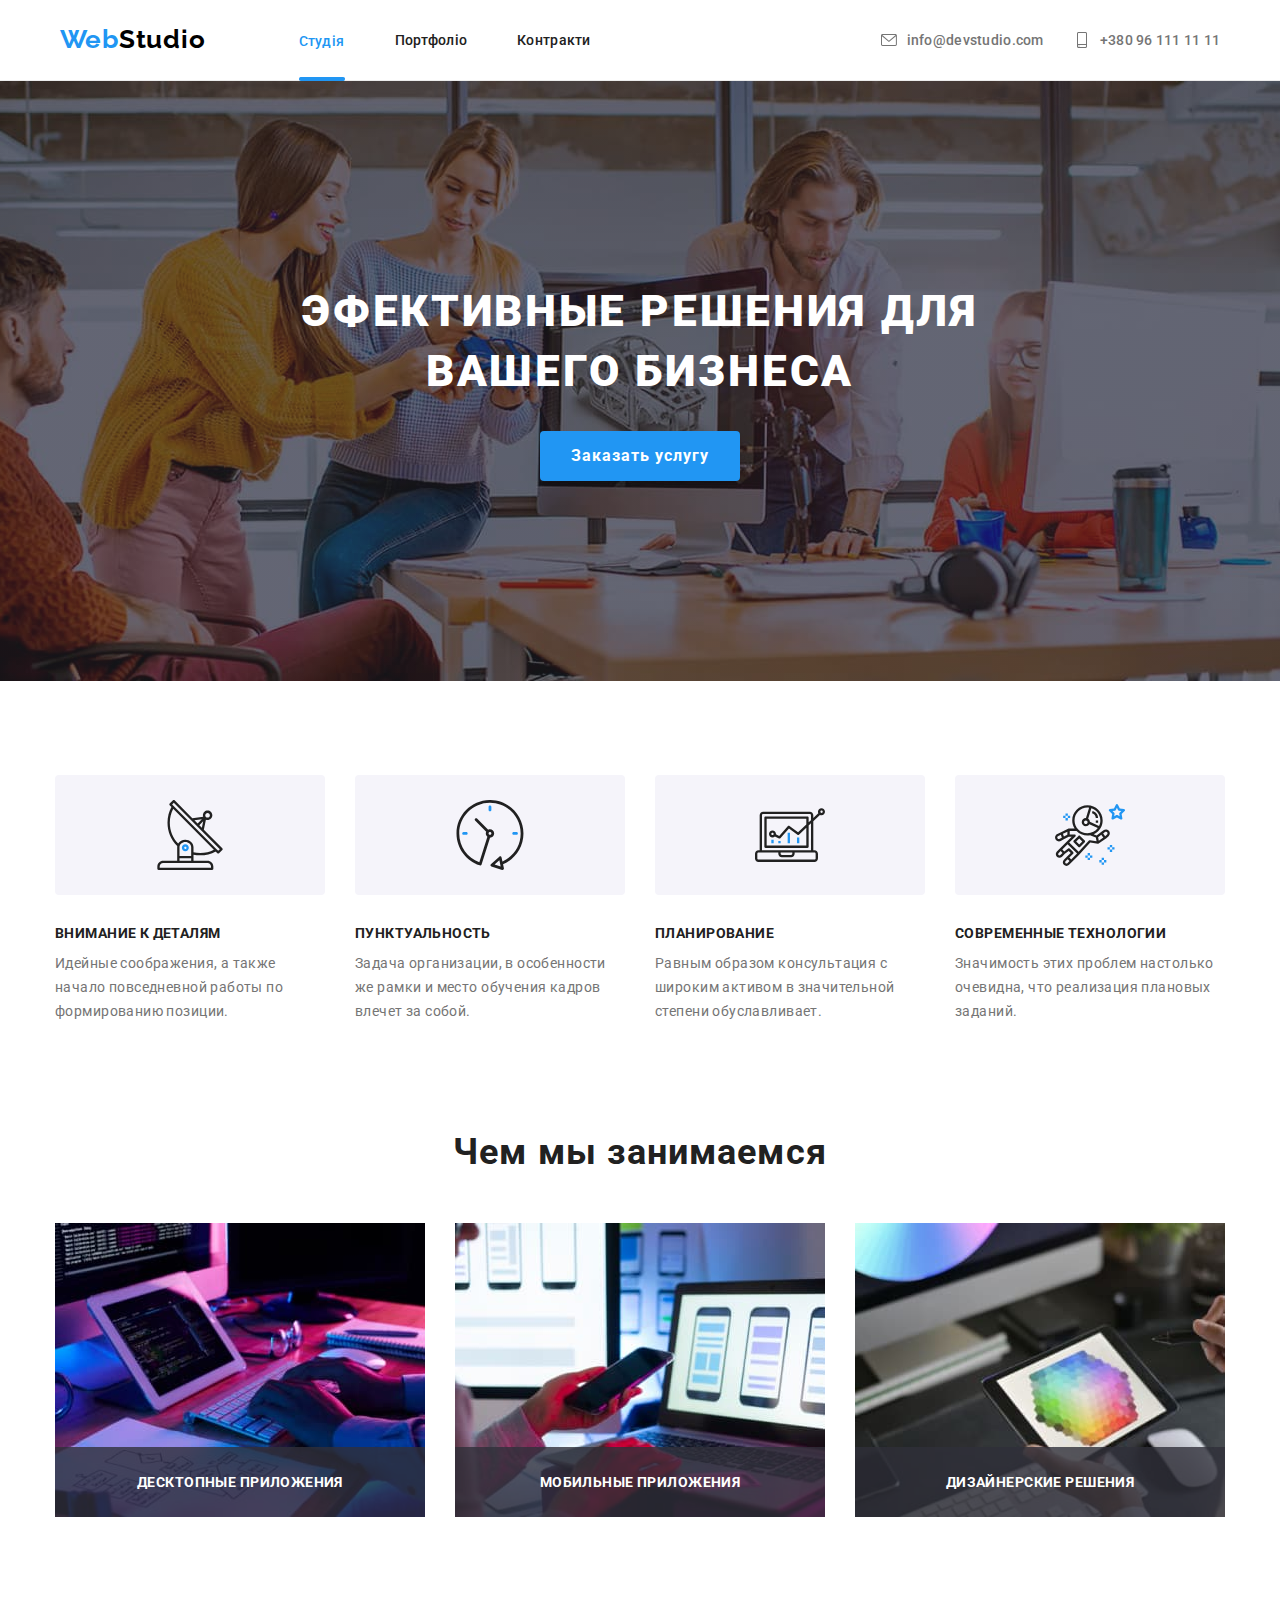
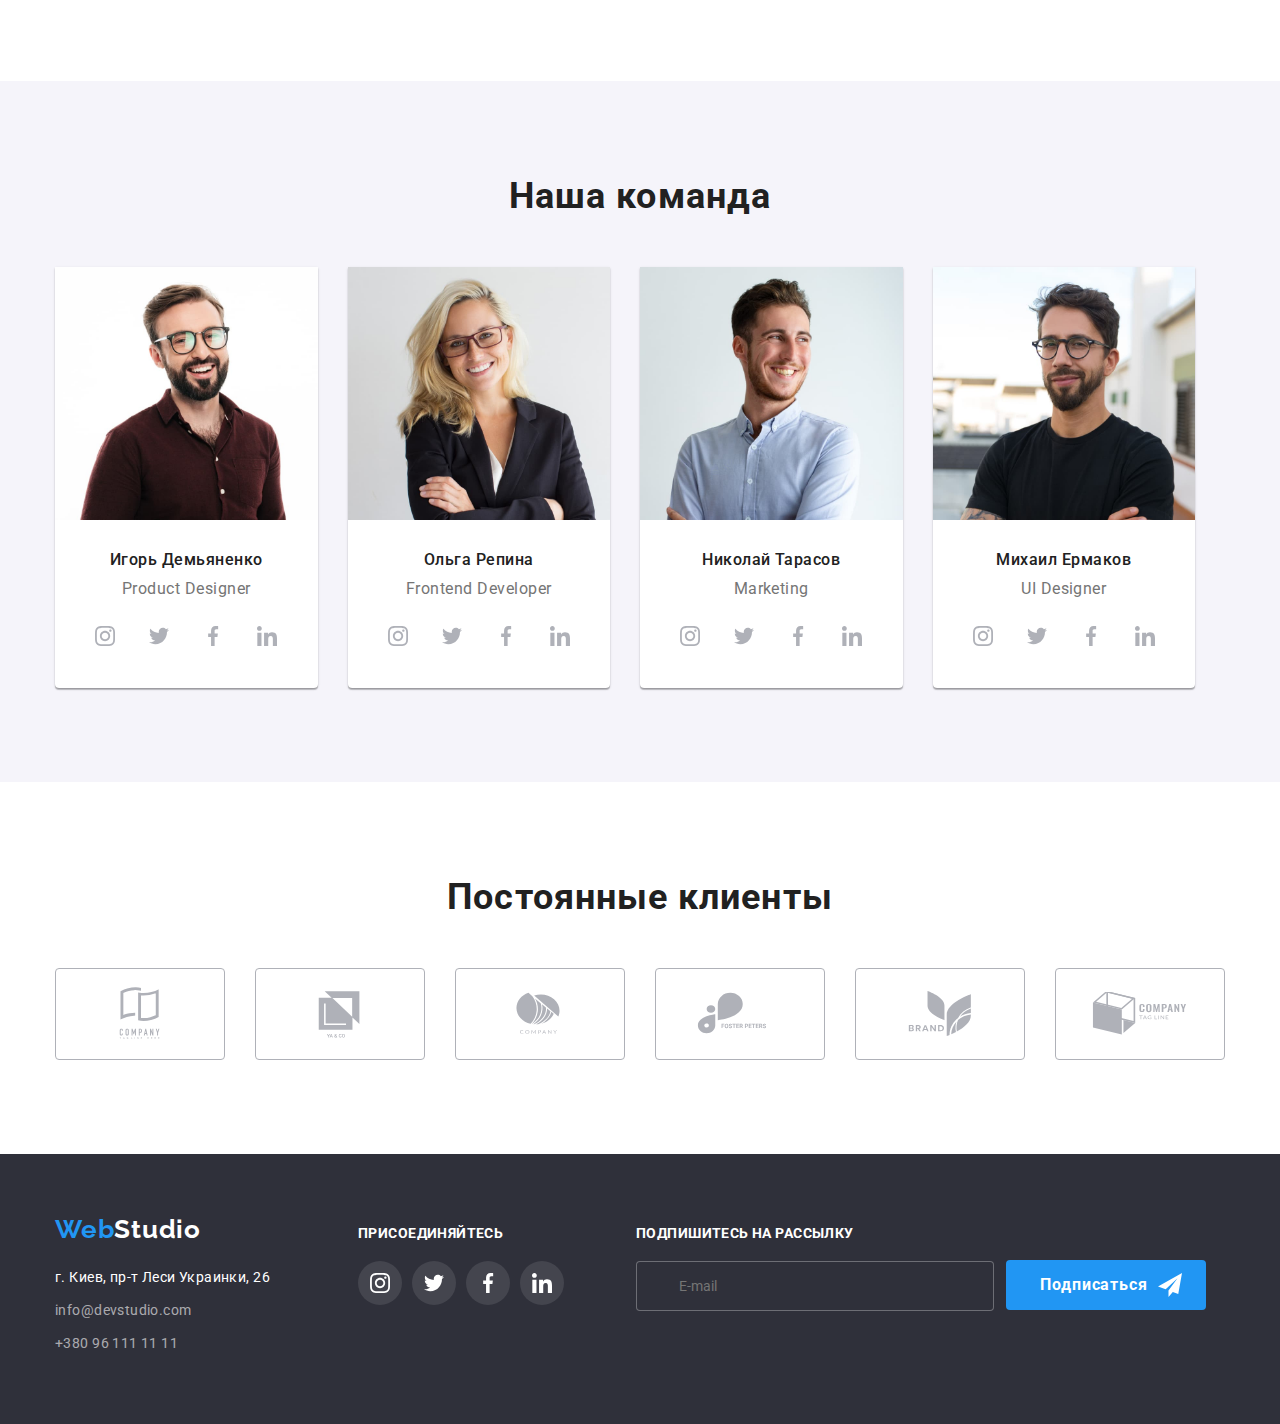
<file: index.html>
<!DOCTYPE html>
<html lang="ru">
  <head>
    <meta charset="UTF-8" />
    <meta http-equiv="X-UA-Compatible" content="IE=edge" />
    <meta name="viewport" content="width=device-width, initial-scale=1.0" />
    <link rel="preconnect" href="https://fonts.googleapis.com" />
    <link rel="preconnect" href="https://fonts.gstatic.com" crossorigin />
    <link
      href="https://fonts.googleapis.com/css2?family=Raleway:wght@700&family=Roboto:wght@400;500;700;900&display=swap"
      rel="stylesheet"
    />
    <link
      rel="stylesheet"
      href="https://cdnjs.cloudflare.com/ajax/libs/modern-normalize/1.1.0/modern-normalize.min.css"
    />
    <link rel="stylesheet" href="./css/main.min.css" />
    <meta name="viewport" content="width=device-width, initial-scale=1.0" />
    <title>WebStudio</title>
  </head>
  <body>
    <header class="header header--border">
      <div class="container header-element-center">
        <a href="#" class="border-red logo">
          <span class="logo--blue">Web</span>
          <span class="logo--black">Studio</span>
        </a>
        <button class="burger js-open-menu"
        aria-expanded="false"
        aria-controls="mobile-menu"
        >
          <svg
                  class="burger__icon"
                  width="40"
                  height="40"
                >
                  <use
                    href="./imeges/vector/symbol-defs.svg#icont-vectormenu_24px"
                  ></use>
          </svg>
        </button>
        <nav class="border-red nav">
          <ul class="nav__items">
            <li class="nav__item">
              <a href="./index.html" class="nav__link nav__link--active"
                >Студія</a
              >
            </li>
            <li class="nav__item">
              <a href="./portfolio.html" class="nav__link">Портфоліо</a>
            </li>
            <li class="nav__item">
              <a href="./stud.html" class="nav__link">Контракти</a>
            </li>
          </ul>
        </nav>
        <div class="border-red nav">
          <ul class="header__address">
            <li class="element-center address__item">
              <a
                href="mailto:info@devstudio.com"
                class="address__link element-center"
              >
                <svg
                  class="address__icon element-center"
                  width="16"
                  height="16"
                >
                  <use
                    href="./imeges/vector/symbol-defs.svg#icont-vectorenvelope"
                  ></use>
                </svg>
                info@devstudio.com</a
              >
            </li>
            <li class="element-center address__item">
              <a href="tel:+380961111111" class="address__link element-center">
                <svg
                  class="address__icon element-center"
                  width="16"
                  height="16"
                >
                  <use
                    href="./imeges/vector/symbol-defs.svg#icont-vectorsmartphone"
                  ></use>
                </svg>
                +380 96 111 11 11</a
              >
            </li>
          </ul>
        </div>
      </div>
      <div class="container__modal-menu js-menu-container" id="mobile-menu">
      <div class="modal-menu">
        <button class="modal-menu__close burger js-close-menu">
          <svg class="modal-menu__icon" width="19" height="19">
            <use
              href="./imeges/vector/symbol-defs.svg#icont-vectorclose_24px"
            ></use>
          </svg>
        </button>
        <ul class="modal-menu__nav">
          <li class="modal-menu__text">
            <a href="#" class="modal-menu__link">Студия</a>
          </li>
          <li class="modal-menu__text">
            <a href="#" class="modal-menu__link">Портфолио</a>
          </li>
          <li class="modal-menu__text">
            <a href="#" class="modal-menu__link">Контакты</a>
          </li>
        </ul>
        <ul class="modal-menu__address">
          <li class="modal-menu__address-phone">
            <a href="tel:+380961111111" class="modal-menu__address-phone-link"
              >+38 096 111 11 11</a
            >
          </li>
          <li class="modal-menu__address">
            <a
              href="mailto:info@devstudio.com"
              class="modal-menu__address-phone-link"
              >info@devstudio.com</a
            >
          </li>
        </ul>
        <ul class="modal-menu__socials">
          <li class="modal-menu__social">
            <a href="" class="modal-menu__social-link">Instagram</a>
          </li>
          <span>|</span>
          <li class="modal-menu__social">
            <a href="" class="modal-menu__social-link">Twitter</a>
          </li>
          <span>|</span>
          <li class="modal-menu__social">
            <a href="" class="modal-menu__social-link">Facebook</a>
          </li>
          <span>|</span>
          <li class="modal-menu__social">
            <a href="" class="modal-menu__social-link">LinkedIn</a>
          </li>
        </ul>
      </div>
    </div>
    <script src="./js/mobile-menu.js"></script>
    </header>
    <main class="main">
      <section class="section order">
        <div class="container">
          <h1 class="order__title border-red">
            ЭФЕКТИВНЫЕ РЕШЕНИЯ ДЛЯ ВАШЕГО БИЗНЕСА
          </h1>
          <button
            class="btn btn--black-border"
            type="button"
            data-modal-open=""
            value="Заказать услуги"
          >
            Заказать услугу
          </button>
        </div>
      </section>
      <section class="section">
        <div class="container">
          <h2 class="visually-hidden">Наши особенности</h2>
          <ul class="border-red element-center retreat-top benefits">
            <li class="benefits--right">
              <div class="border-red element-center benefits__card">
                <svg class="card__figure" width="70" height="70">
                  <use
                    class="card__image"
                    href="./imeges/vector/symbol-defs.svg#icont-vectorantenna"
                  ></use>
                </svg>
              </div>
              <h3 class="benefits-card__title">Внимание к деталям</h3>
              <p class="benefits-card__subtitle">
                Идейные соображения, а также начало повседневной работы по
                формированию позиции.
              </p>
            </li>
            <li class="benefits--right">
              <div class="border-red element-center benefits__card">
                <svg class="benefits-card__figure" width="70" height="70">
                  <use
                    class="benefits-card__image"
                    href="./imeges/vector/symbol-defs.svg#icont-vectorclock"
                  ></use>
                </svg>
              </div>
              <h3 class="benefits-card__title">Пунктуальность</h3>
              <p class="benefits-card__subtitle">
                Задача организации, в особенности же рамки и место обучения
                кадров влечет за собой.
              </p>
            </li>
            <li class="benefits--right">
              <div class="border-red element-center benefits__card">
                <svg class="benefits-card__figure" width="70" height="70">
                  <use
                    class="benefits-card__image"
                    href="./imeges/vector/symbol-defs.svg#icont-vectordiagram"
                  ></use>
                </svg>
              </div>
              <h3 class="benefits-card__title">Планирование</h3>
              <p class="benefits-card__subtitle">
                Равным образом консультация с широким активом в значительной
                степени обуславливает.
              </p>
            </li>
            <li class="benefits--right">
              <div class="border-red element-center benefits__card">
                <svg class="benefits-card__figure" width="70" height="70">
                  <use
                    class="benefits-card__image"
                    href="./imeges/vector/symbol-defs.svg#icont-vectorastronaut"
                  ></use>
                </svg>
              </div>
              <h3 class="benefits-card__title">Современные технологии</h3>
              <p class="benefits-card__subtitle">
                Значимость этих проблем настолько очевидна, что реализация
                плановых заданий.
              </p>
            </li>
          </ul>
        </div>
      </section>
      <section class="section retreat-top opportunities">
        <div class="container">
          <h2 class="opportunities title-next">Чем мы занимаемся</h2>
          <ul
            class="border-red element-center retreat-bottom opportunities-card"
          >
            <li class="opportunities-card__figure">
              <img
                class="opportunities-card__image no-gap"
                src="./imeges/box1.jpg"
                alt=""
                width="370"
                height="294"
              />
              <div class="opportunities-card__subtitle element-center">
                <span class="opportunities-card__subtitle--transparency">
                  Десктопные приложения
                </span>
              </div>
            </li>
            <li class="opportunities-card__figure">
              <img
                class="opportunities-card__image no-gap"
                src="./imeges/box2.jpg"
                alt=""
                width="370"
                height="294"
              />
              <div class="opportunities-card__subtitle element-center">
                <span class="opportunities-card__subtitle--transparency">
                  Мобильные приложения
                </span>
              </div>
            </li>
            <li class="opportunities-card__figure">
              <img
                class="opportunities-card__image no-gap"
                src="./imeges/box3.jpg"
                alt=""
                width="370"
                height="294"
              />
              <div class="opportunities-card__subtitle element-center">
                <span class="opportunities-card__subtitle--transparency">
                  Дизайнерские решения
                </span>
              </div>
            </li>
          </ul>
        </div>
      </section>
      <section class="section section--next-color retreat-top retreat-bottom">
        <div class="container">
          <div class="border-red">
            <h2 class="title-next border-red">Наша команда</h2>
            <ul class="border-red team-card container--grey">
              <li class="border-red team-card__card-figure">
                <img
                  class="team-card__card--image no-gap"
                  src="./imeges/img1.jpg"
                  alt=""
                  width="270"
                  height="260"
                />
                <h3 class="team-card__card-title element-center">
                  Игорь Демьяненко
                </h3>
                <p class="team-card__card-subtitle element-center">
                  Product Designer
                </p>
                <ul
                  class="border-red element-center team-card__social-networks"
                >
                  <li class="team-card__social--wight">
                    <a class="team-card__link" href="#">
                      <svg class="team-card__icon" width="20" height="20">
                        <use
                          class="team-card__vector"
                          href="./imeges/vector/symbol-defs.svg#icont-vectorinstagram"
                        ></use>
                      </svg>
                    </a>
                  </li>
                  <li class="team-card__social--wight">
                    <a class="team-card__link" href="#">
                      <svg class="team-card" width="20" height="20">
                        <use
                          class="team-card__vector"
                          href="./imeges/vector/symbol-defs.svg#icont-vectortwitter"
                        ></use>
                      </svg>
                    </a>
                  </li>
                  <li class="team-card__social--wight">
                    <a class="team-card__link" href="#">
                      <svg class="team-card" width="20" height="20">
                        <use
                          class="team-card__vector"
                          href="./imeges/vector/symbol-defs.svg#icont-vectorfacebook"
                        ></use>
                      </svg>
                    </a>
                  </li>
                  <li class="team-card__social--wight">
                    <a class="team-card__link" href="#">
                      <svg class="team-card" width="20" height="20">
                        <use
                          class="team-card__vector"
                          href="./imeges/vector/symbol-defs.svg#icont-vectorlinkedin"
                        ></use>
                      </svg>
                    </a>
                  </li>
                </ul>
              </li>
              <li class="border-red team-card__card-figure">
                <img
                  class="team-card__card--image no-gap"
                  src="./imeges/img2.jpg"
                  alt=""
                  width="270"
                  height="260"
                />
                <h3 class="team-card__card-title element-center">
                  Ольга Репина
                </h3>
                <p class="team-card__card-subtitle element-center">
                  Frontend Developer
                </p>
                <ul
                  class="border-red element-center team-card__social-networks"
                >
                  <li class="team-card__social--wight">
                    <a class="team-card__link" href="#">
                      <svg class="team-card__icon" width="20" height="20">
                        <use
                          class="team-card__vector"
                          href="./imeges/vector/symbol-defs.svg#icont-vectorinstagram"
                        ></use>
                      </svg>
                    </a>
                  </li>
                  <li class="team-card__social--wight">
                    <a class="team-card__link" href="#">
                      <svg class="team-card" width="20" height="20">
                        <use
                          class="team-card__vector"
                          href="./imeges/vector/symbol-defs.svg#icont-vectortwitter"
                        ></use>
                      </svg>
                    </a>
                  </li>
                  <li class="team-card__social--wight">
                    <a class="team-card__link" href="#">
                      <svg class="team-card" width="20" height="20">
                        <use
                          class="team-card__vector"
                          href="./imeges/vector/symbol-defs.svg#icont-vectorfacebook"
                        ></use>
                      </svg>
                    </a>
                  </li>
                  <li class="team-card__social--wight">
                    <a class="team-card__link" href="#">
                      <svg class="team-card" width="20" height="20">
                        <use
                          class="team-card__vector"
                          href="./imeges/vector/symbol-defs.svg#icont-vectorlinkedin"
                        ></use>
                      </svg>
                    </a>
                  </li>
                </ul>
              </li>
              <li class="border-red team-card__card-figure">
                <img
                  class="team-card__card--image no-gap"
                  src="./imeges/img3.jpg"
                  alt=""
                  width="270"
                  height="260"
                />
                <h3 class="team-card__card-title element-center">
                  Николай Тарасов
                </h3>
                <p class="team-card__card-subtitle element-center">Marketing</p>
                <ul
                  class="border-red element-center team-card__social-networks"
                >
                  <li class="team-card__social--wight">
                    <a class="team-card__link" href="#">
                      <svg class="team-card__icon" width="20" height="20">
                        <use
                          class="team-card__vector"
                          href="./imeges/vector/symbol-defs.svg#icont-vectorinstagram"
                        ></use>
                      </svg>
                    </a>
                  </li>
                  <li class="team-card__social--wight">
                    <a class="team-card__link" href="#">
                      <svg class="team-card" width="20" height="20">
                        <use
                          class="team-card__vector"
                          href="./imeges/vector/symbol-defs.svg#icont-vectortwitter"
                        ></use>
                      </svg>
                    </a>
                  </li>
                  <li class="team-card__social--wight">
                    <a class="team-card__link" href="#">
                      <svg class="team-card" width="20" height="20">
                        <use
                          class="team-card__vector"
                          href="./imeges/vector/symbol-defs.svg#icont-vectorfacebook"
                        ></use>
                      </svg>
                    </a>
                  </li>
                  <li class="team-card__social--wight">
                    <a class="team-card__link" href="#">
                      <svg class="team-card" width="20" height="20">
                        <use
                          class="team-card__vector"
                          href="./imeges/vector/symbol-defs.svg#icont-vectorlinkedin"
                        ></use>
                      </svg>
                    </a>
                  </li>
                </ul>
              </li>
              <li class="border-red team-card__card-figure">
                <img
                  class="team-card__card--image no-gap"
                  src="./imeges/img4.jpg"
                  alt=""
                  width="270"
                  height="260"
                />
                <h3 class="team-card__card-title element-center">
                  Михаил Ермаков
                </h3>
                <p class="team-card__card-subtitle element-center">
                  UI Designer
                </p>
                <ul
                  class="border-red element-center team-card__social-networks"
                >
                  <li class="team-card__social--wight">
                    <a class="team-card__link" href="#">
                      <svg class="team-card__icon" width="20" height="20">
                        <use
                          class="team-card__vector"
                          href="./imeges/vector/symbol-defs.svg#icont-vectorinstagram"
                        ></use>
                      </svg>
                    </a>
                  </li>
                  <li class="team-card__social--wight">
                    <a class="team-card__link" href="#">
                      <svg class="team-card" width="20" height="20">
                        <use
                          class="team-card__vector"
                          href="./imeges/vector/symbol-defs.svg#icont-vectortwitter"
                        ></use>
                      </svg>
                    </a>
                  </li>
                  <li class="team-card__social--wight">
                    <a class="team-card__link" href="#">
                      <svg class="team-card" width="20" height="20">
                        <use
                          class="team-card__vector"
                          href="./imeges/vector/symbol-defs.svg#icont-vectorfacebook"
                        ></use>
                      </svg>
                    </a>
                  </li>
                  <li class="team-card__social--wight">
                    <a class="team-card__link" href="#">
                      <svg class="team-card" width="20" height="20">
                        <use
                          class="team-card__vector"
                          href="./imeges/vector/symbol-defs.svg#icont-vectorlinkedin"
                        ></use>
                      </svg>
                    </a>
                  </li>
                </ul>
              </li>
            </ul>
          </div>
        </div>
      </section>

      <section class="section retreat-top retreat-bottom">
        <div class="container">
          <h2 class="title-next">Постоянные клиенты</h2>
          <ul class="border-red element-center customers">
            <li class="customers__item element-center">
              <a href="#" class="customers__link element-center">
                <svg class="customers__vector" width="106" height="60">
                  <use
                    class="customers__icon"
                    href="./imeges/vector/symbol-defs.svg#icont-vectorLogo"
                  ></use>
                </svg>
              </a>
            </li>
            <li class="customers__item element-center">
              <a href="#" class="customers__link element-center">
                <svg class="customers__vector" width="106" height="60">
                  <use
                    class="customers__icon"
                    href="./imeges/vector/symbol-defs.svg#icont-vectorLogo0"
                  ></use>
                </svg>
              </a>
            </li>
            <li class="customers__item element-center">
              <a href="#" class="customers__link element-center">
                <svg class="customers__vector" width="106" height="60">
                  <use
                    class="customers__icon"
                    href="./imeges/vector/symbol-defs.svg#icont-vectorLogo1"
                  ></use>
                </svg>
              </a>
            </li>
            <li class="customers__item element-center">
              <a href="#" class="customers__link element-center">
                <svg class="customers__vector" width="106" height="60">
                  <use
                    class="customers__icon"
                    href="./imeges/vector/symbol-defs.svg#icont-vectorLogo2"
                  ></use>
                </svg>
              </a>
            </li>
            <li class="customers__item element-center">
              <a href="#" class="customers__link element-center">
                <svg class="customers__vector" width="106" height="60">
                  <use
                    class="customers__icon"
                    href="./imeges/vector/symbol-defs.svg#icont-vectorLogo3"
                  ></use>
                </svg>
              </a>
            </li>
            <li class="customers__item element-center">
              <a href="#" class="customers__link element-center">
                <svg class="customers__vector" width="106" height="60">
                  <use
                    class="customers__icon"
                    href="./imeges/vector/symbol-defs.svg#icont-vectorLogo4"
                  ></use>
                </svg>
              </a>
            </li>
          </ul>
        </div>
      </section>
    </main>
    <footer class="footer">
      <div class="container">
        <ul class="border-red footer__items">
          <li class="footer__item">
            <a href="#" class="logo-footer">
              <span class="logo--blue">Web</span
              ><span class="logo--wight">Studio</span>
            </a>
            <address class="address__item">
              <ul>
                <li class="footer__address">
                  <a href="#" class="footer__address">
                    г. Киев, пр-т Леси Украинки, 26
                  </a>
                </li>
                <li class="address-retreat">
                  <a href="mailto:info@devstudio.com" class="address--grey"
                    >info@devstudio.com</a
                  >
                </li>
                <li class="address-retreat">
                  <a href="tel:+380961111111" class="address--grey"
                    >+380 96 111 11 11</a
                  >
                </li>
              </ul>
            </address>
          </li>
          <li class="footer__item">
            <span class="footer__title">присоединяйтесь</span>
            <ul class="footer__social border-red element-center">
              <li class="team-card__social--black-grey">
                <a href="#" class="team-card__link team-card__link--grey">
                  <svg class="team-card" width="20" height="20">
                    <use
                      class="team-card__vector"
                      href="./imeges/vector/symbol-defs.svg#icont-vectorinstagram"
                    ></use>
                  </svg>
                </a>
              </li>
              <li class="team-card__social--black-grey">
                <a href="#" class="team-card__link team-card__link--grey">
                  <svg class="team-card" width="20" height="20">
                    <use
                      class="team-card__vector"
                      href="./imeges/vector/symbol-defs.svg#icont-vectortwitter"
                    ></use>
                  </svg>
                </a>
              </li>
              <li class="team-card__social--black-grey">
                <a href="#" class="team-card__link team-card__link--grey">
                  <svg class="team-card" width="20" height="20">
                    <use
                      class="team-card__vector"
                      href="./imeges/vector/symbol-defs.svg#icont-vectorfacebook"
                    ></use>
                  </svg>
                </a>
              </li>
              <li class="team-card__social--black-grey">
                <a href="#" class="team-card__link team-card__link--grey">
                  <svg class="team-card" width="20" height="20">
                    <use
                      class="team-card__vector"
                      href="./imeges/vector/symbol-defs.svg#icont-vectorlinkedin"
                    ></use>
                  </svg>
                </a>
              </li>
            </ul>
          </li>
          <li class="footer__items">
            <form class="footer__form" action="@">
              <label class="footer__label">
                <span class="footer__title">ПОДПИШИТЕСЬ НА РАССЫЛКУ</span>
                <input
                  class="footer__input"
                  type="email"
                  name="email"
                  placeholder="E-mail"
                />
              </label>
              <button class="btn btn__footer" type="submit">
                <span class="btn__text">Подписаться</span>
                <svg class="btn__icon" width="24" height="24">
                  <use
                    href="./imeges/vector/symbol-defs.svg#icont-vectoricon-send"
                  ></use>
                </svg>
              </button>
            </form>
          </li>
        </ul>
      </div>
    </footer>
    <div class="backdrop is-hidden" data-modal>
      <div class="modal">
        <button
          class="btn modal__button--close element-center"
          type="button"
          data-modal-close
        >
          <svg class="modal__icon-close" width="18" height="18">
            <use
              href="./imeges/vector/symbol-defs.svg#icont-vectorclose-black-18dp-2-1"
            ></use>
          </svg>
        </button>
        <form class="modal__container">
          <p class="send-menu-title">
            Оставьте свои данные, мы вам передзвоним
          </p>
          <label class="send-menu">
            <span class="send-menu-text">Имя</span>
            <input
              class="send-menu-send"
              type="text"
              name="username"
              placeholder="Ірка"
            />
            <svg class="modal__icon" width="16" height="16">
              <use
                href="./imeges/vector/symbol-defs.svg#icont-vectorperson-black-18dp-1"
              ></use>
            </svg>
          </label>
          <label class="send-menu">
            <span class="send-menu-text">Телефон</span>
            <input
              class="send-menu-send"
              type="text"
              name="phoun"
              placeholder="+380777777777"
            />
            <svg class="modal__icon" width="18" height="18">
              <use
                href="./imeges/vector/symbol-defs.svg#icont-vectorphone-black-18dp-1"
              ></use>
            </svg>
          </label>
          <label class="send-menu">
            <span class="send-menu-text">Почта</span>
            <input
              class="send-menu-send"
              type="email"
              name="email"
              placeholder="***********@gmail.com"
            />
            <svg class="modal__icon" width="18" height="18">
              <use
                href="./imeges/vector/symbol-defs.svg#icont-vectoremail-black-18dp-1"
              ></use>
            </svg>
          </label>
          <label class="send-menu" for="id-comment">
            <span class="send-menu-text">Комментарий</span>
            <textarea
              class="send-menu-send__textarea"
              id="id-comment"
              name="comment"
              placeholder="Введите текст"
            ></textarea>
          </label>
          <label class="send-menu-check">
            <input
              class="send-menu-checkbox"
              type="checkbox"
              name="consent"
              value="consent"
            />
            <span class="checkbox"></span>
            Соглашаюсь с рассылкой и принимаю
            <a class="send-menu-checkbox-link" href="#">Условия договора</a>
          </label>
          <button class="modal__btn" type="submit">Отправить</button>
        </form>
      </div>
    </div>
    <script src="./js/modal.js"></script>
  </body>
</html>
</file>
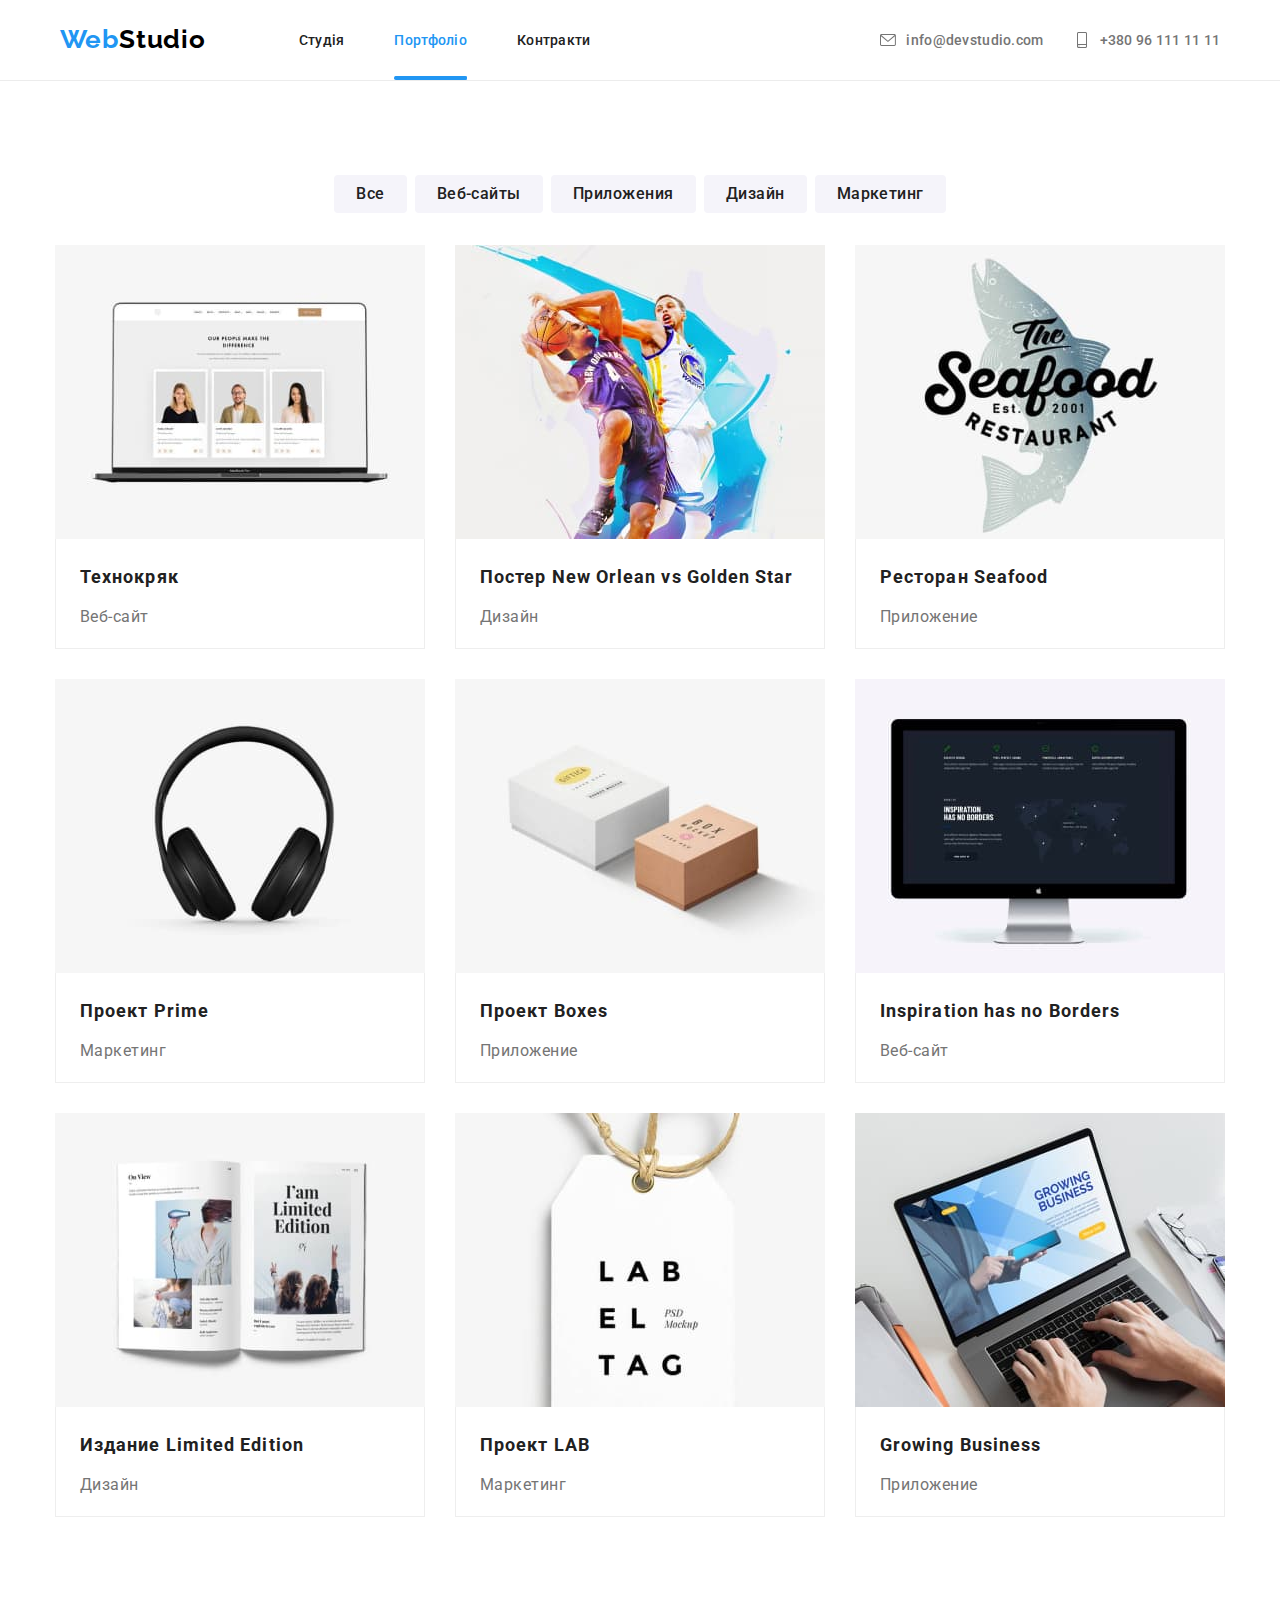
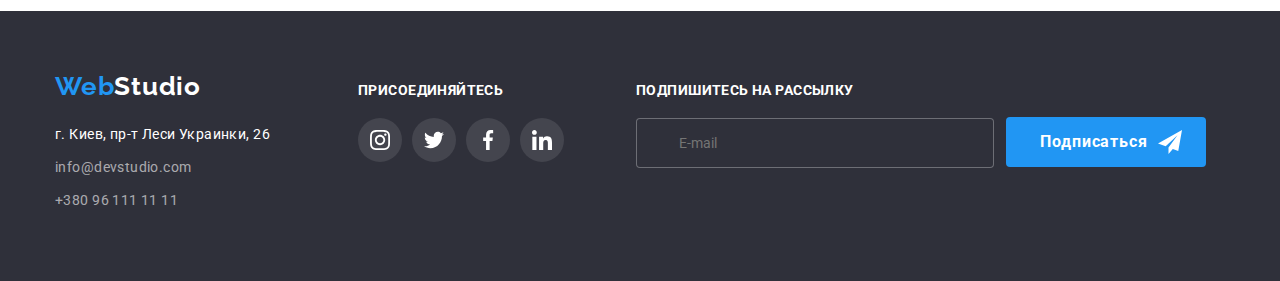
<file: portfolio.html>
<!DOCTYPE html>
<html lang="ru">
  <head>
    <meta charset="UTF-8" />
    <meta http-equiv="X-UA-Compatible" content="IE=edge" />
    <meta name="viewport" content="width=device-width, initial-scale=1.0" />
    <link rel="preconnect" href="https://fonts.googleapis.com" />
    <link rel="preconnect" href="https://fonts.gstatic.com" crossorigin />
    <link
      href="https://fonts.googleapis.com/css2?family=Raleway:wght@700&family=Roboto:wght@400;500;700;900&display=swap"
      rel="stylesheet"
    />
    <link
      rel="stylesheet"
      href="https://cdnjs.cloudflare.com/ajax/libs/modern-normalize/1.1.0/modern-normalize.min.css"
    />
    <link rel="stylesheet" href="./css/main.min.css" />
    <meta name="viewport" content="width=device-width, initial-scale=1.0" />
    <title>WebStudio</title>
  </head>
  <body>
    <header class="header header--border element-center">
      <div class="container element-center">
        <a href="#" class="border-red logo">
          <span class="logo--blue">Web</span>
          <span class="logo--black">Studio</span>
        </a>
        <nav class="border-red nav">
          <ul class="nav__items">
            <li class="nav__item">
              <a href="./index.html" class="nav__link">Студія</a>
            </li>
            <li class="nav__item">
              <a
                href="./portfolio.html"
                class="nav__link nav__link--active-next"
                >Портфоліо</a
              >
            </li>
            <li class="nav__item">
              <a href="./stud.html" class="nav__link">Контракти</a>
            </li>
          </ul>
        </nav>
        <div class="border-red nav">
          <ul class="header__address element-center">
            <li class="element-center address__item">
              <a
                href="mailto:info@devstudio.com"
                class="address__link element-center"
              >
                <svg class="address__icon" width="16" height="16">
                  <use
                    href="./imeges/vector/symbol-defs.svg#icont-vectorenvelope"
                  ></use>
                </svg>
                info@devstudio.com</a
              >
            </li>
            <li class="element-center address__item">
              <a href="tel:+380961111111" class="address__link element-center">
                <svg class="address__icon" width="16" height="16">
                  <use
                    href="./imeges/vector/symbol-defs.svg#icont-vectorsmartphone"
                  ></use>
                </svg>
                +380 96 111 11 11</a
              >
            </li>
          </ul>
        </div>
      </div>
    </header>
    <main class="main">
      <section class="section retreat-top retreat-bottom">
        <div class="container">
          <h1 class="visually-hidden">
            перечисление кнопок на сайте и ниже портфолио, готовые работы
          </h1>
          <ul class="porfolio-nav element-center">
            <li class="nav-btn-portfolio">
              <button class="btn-portfolio" type="button" value="Все">
                Все
              </button>
            </li>
            <li class="nav-btn-portfolio">
              <button class="btn-portfolio" type="button" value="Веб-сайты">
                Веб-сайты
              </button>
            </li>
            <li class="nav-btn-portfolio">
              <button class="btn-portfolio" type="button" value="Приложения">
                Приложения
              </button>
            </li>
            <li class="nav-btn-portfolio">
              <button class="btn-portfolio" type="button" value="Дизайн">
                Дизайн
              </button>
            </li>
            <li class="nav-btn-portfolio">
              <button class="btn-portfolio" type="button" value="Маркетинг">
                Маркетинг
              </button>
            </li>
          </ul>
          <ul class="portfolio-cards">
            <li class="portfolio-card">
              <a href="#" class="portfolio-card__img no-gap">
                <div class="box">
                  <div class="overlay">
                    <p>
                      Ресурс предлагает комплексные предложения с разным уровнем
                      функционала и сервисов. Все это позволит посетителю
                      получить исчерпывающие сведения о компании или частном
                      лице.
                    </p>
                  </div>
                  <img
                    class="card-image no-gap"
                    src="./imeges/imgp.jpg"
                    alt=""
                    width="370"
                    height="294"
                  />
                </div>
                <div class="item-list">
                  <h2>Технокряк</h2>
                  <p>Веб-сайт</p>
                </div>
              </a>
            </li>
            <li class="portfolio-card">
              <a href="#" class="portfolio-card__img">
                <div class="box">
                  <div class="overlay">
                    <p>
                      Ресурс предлагает комплексные предложения с разным уровнем
                      функционала и сервисов. Все это позволит посетителю
                      получить исчерпывающие сведения о компании или частном
                      лице.
                    </p>
                  </div>
                  <img
                    class="card-image no-gap"
                    src="./imeges/img1p.jpg"
                    alt=""
                    width="370"
                    height="294"
                  />
                </div>
                <div class="item-list">
                  <h2>Постер New Orlean vs Golden Star</h2>
                  <p>Дизайн</p>
                </div>
              </a>
            </li>
            <li class="portfolio-card">
              <a href="#" class="portfolio-card__img">
                <div class="box">
                  <div class="overlay">
                    <p>
                      Ресурс предлагает комплексные предложения с разным уровнем
                      функционала и сервисов. Все это позволит посетителю
                      получить исчерпывающие сведения о компании или частном
                      лице.
                    </p>
                  </div>
                  <img
                    class="card-image no-gap"
                    src="./imeges/seafood.jpg"
                    alt=""
                    width="370"
                    height="294"
                  />
                </div>
                <div class="item-list">
                  <h2>Ресторан Seafood</h2>
                  <p>Приложение</p>
                </div>
              </a>
            </li>
            <li class="portfolio-card">
              <a href="#" class="portfolio-card__img">
                <div class="box">
                  <div class="overlay">
                    <p>
                      Ресурс предлагает комплексные предложения с разным уровнем
                      функционала и сервисов. Все это позволит посетителю
                      получить исчерпывающие сведения о компании или частном
                      лице.
                    </p>
                  </div>
                  <img
                    class="card-image no-gap"
                    src="./imeges/img3p.jpg"
                    alt=""
                    width="370"
                    height="294"
                  />
                </div>
                <div class="item-list">
                  <h2>Проект Prime</h2>
                  <p>Маркетинг</p>
                </div>
              </a>
            </li>
            <li class="portfolio-card">
              <a href="#" class="portfolio-card__img">
                <div class="box">
                  <div class="overlay">
                    <p>
                      Ресурс предлагает комплексные предложения с разным уровнем
                      функционала и сервисов. Все это позволит посетителю
                      получить исчерпывающие сведения о компании или частном
                      лице.
                    </p>
                  </div>
                  <img
                    class="card-image no-gap"
                    src="./imeges/img4p.jpg"
                    alt=""
                    width="370"
                    height="294"
                  />
                </div>
                <div class="item-list">
                  <h2>Проект Boxes</h2>
                  <p>Приложение</p>
                </div>
              </a>
            </li>
            <li class="portfolio-card">
              <a href="#" class="portfolio-card__img">
                <div class="box">
                  <div class="overlay">
                    <p>
                      Ресурс предлагает комплексные предложения с разным уровнем
                      функционала и сервисов. Все это позволит посетителю
                      получить исчерпывающие сведения о компании или частном
                      лице.
                    </p>
                  </div>
                  <img
                    class="card-image no-gap"
                    src="./imeges/img5p.jpg"
                    alt=""
                    width="370"
                    height="294"
                  />
                </div>
                <div class="item-list">
                  <h2>Inspiration has no Borders</h2>
                  <p>Веб-сайт</p>
                </div>
              </a>
            </li>
            <li class="portfolio-card">
              <a href="#" class="portfolio-card__img">
                <div class="box">
                  <div class="overlay">
                    <p>
                      Ресурс предлагает комплексные предложения с разным уровнем
                      функционала и сервисов. Все это позволит посетителю
                      получить исчерпывающие сведения о компании или частном
                      лице.
                    </p>
                  </div>
                  <img
                    class="card-image no-gap"
                    src="./imeges/img6p.jpg"
                    alt=""
                    width="370"
                    height="294"
                  />
                </div>
                <div class="item-list">
                  <h2>Издание Limited Edition</h2>
                  <p>Дизайн</p>
                </div>
              </a>
            </li>
            <li class="portfolio-card">
              <a href="#" class="portfolio-card__img">
                <div class="box">
                  <div class="overlay">
                    <p>
                      Ресурс предлагает комплексные предложения с разным уровнем
                      функционала и сервисов. Все это позволит посетителю
                      получить исчерпывающие сведения о компании или частном
                      лице.
                    </p>
                  </div>
                  <img
                    class="card-image no-gap"
                    src="./imeges/img7p.jpg"
                    alt=""
                    width="370"
                    height="294"
                  />
                </div>
                <div class="item-list">
                  <h2>Проект LAB</h2>
                  <p>Маркетинг</p>
                </div>
              </a>
            </li>
            <li class="portfolio-card">
              <a href="#" class="portfolio-card__img">
                <div class="box">
                  <div class="overlay">
                    <p>
                      Ресурс предлагает комплексные предложения с разным уровнем
                      функционала и сервисов. Все это позволит посетителю
                      получить исчерпывающие сведения о компании или частном
                      лице.
                    </p>
                  </div>
                  <img
                    class="card-image no-gap"
                    src="./imeges/img8p.jpg"
                    alt=""
                    width="370"
                    height="294"
                  />
                </div>
                <div class="item-list">
                  <h2>Growing Business</h2>
                  <p>Приложение</p>
                </div>
              </a>
            </li>
          </ul>
        </div>
      </section>
    </main>
    <footer class="footer">
      <div class="container">
        <ul class="border-red footer__items">
          <li class="footer__item">
            <a href="#" class="logo-footer">
              <span class="logo--blue">Web</span
              ><span class="logo--wight">Studio</span>
            </a>
            <address class="address__item">
              <ul>
                <li class="footer__address">
                  <a href="#" class="footer__address">
                    г. Киев, пр-т Леси Украинки, 26
                  </a>
                </li>
                <li class="address-retreat">
                  <a href="mailto:info@devstudio.com" class="address--grey"
                    >info@devstudio.com</a
                  >
                </li>
                <li class="address-retreat">
                  <a href="tel:+380961111111" class="address--grey"
                    >+380 96 111 11 11</a
                  >
                </li>
              </ul>
            </address>
          </li>
          <li class="footer__item">
            <span class="footer__title">присоединяйтесь</span>
            <ul class="footer__social border-red element-center">
              <li class="team-card__social--black-grey">
                <a href="#" class="team-card__link team-card__link--grey">
                  <svg class="team-card" width="20" height="20">
                    <use
                      class="team-card__vector"
                      href="./imeges/vector/symbol-defs.svg#icont-vectorinstagram"
                    ></use>
                  </svg>
                </a>
              </li>
              <li class="team-card__social--black-grey">
                <a href="#" class="team-card__link team-card__link--grey">
                  <svg class="team-card" width="20" height="20">
                    <use
                      class="team-card__vector"
                      href="./imeges/vector/symbol-defs.svg#icont-vectortwitter"
                    ></use>
                  </svg>
                </a>
              </li>
              <li class="team-card__social--black-grey">
                <a href="#" class="team-card__link team-card__link--grey">
                  <svg class="team-card" width="20" height="20">
                    <use
                      class="team-card__vector"
                      href="./imeges/vector/symbol-defs.svg#icont-vectorfacebook"
                    ></use>
                  </svg>
                </a>
              </li>
              <li class="team-card__social--black-grey">
                <a href="#" class="team-card__link team-card__link--grey">
                  <svg class="team-card" width="20" height="20">
                    <use
                      class="team-card__vector"
                      href="./imeges/vector/symbol-defs.svg#icont-vectorlinkedin"
                    ></use>
                  </svg>
                </a>
              </li>
            </ul>
          </li>
          <li class="footer__items">
            <form class="footer__form" action="@">
              <label class="footer__label">
                <span class="footer__title">ПОДПИШИТЕСЬ НА РАССЫЛКУ</span>
                <input
                  class="footer__input"
                  type="email"
                  name="email"
                  placeholder="E-mail"
                />
              </label>
              <button class="btn btn__footer" type="submit">
                <span class="btn__text">Подписаться</span>
                <svg class="btn__icon" width="24" height="24">
                  <use
                    href="./imeges/vector/symbol-defs.svg#icont-vectoricon-send"
                  ></use>
                </svg>
              </button>
            </form>
          </li>
        </ul>
      </div>
    </footer>
  </body>
</html>
</file>
<file: css/main.min.css>
h1,h2,h3,h4,h5,h6,p{margin-top:0}ul{list-style:none;margin:0;padding:0}li{list-style-type:none}a{text-decoration:none}button{padding:0;border:none;font:inherit;color:inherit;background-color:rgba(0,0,0,0);cursor:pointer}:root{--main-fon-color: #2f303a;--btn-logo-fh-color: #2196f3;--btn-hover-color: #188CE8;--white-color: #ffffff;--text-color: #212121;--address-color: #757575;--logo-color: #000000;--main-next-fon-color: #f5f4fa;--icon-color: #afb1b8;--border-color: #ececec;--next-border-color: #eee;--tablet: calc(100% - 2 * 15px);--tablet: calc(100% / 2 - 2 * 15px);--desktop: calc(100% / 4 - 2 * 15px)}body{font-family:"Roboto",sans-serif;color:var(--address-color);background-color:var(--white-color);font-size:14px;letter-spacing:.03em}@media(max-width: 480px){.container{max-width:480px;margin-left:auto;margin-right:auto;padding-left:15px;padding-right:15px;justify-content:center}}@media(max-width: 768px){.container{max-width:768px;margin-left:auto;margin-right:auto;padding-left:15px;padding-right:15px;justify-content:center}}@media(min-width: 1200px){.container{max-width:1200px;margin-left:auto;margin-right:auto;padding-left:15px;padding-right:15px;justify-content:center}}.container__modal-menu{margin-left:auto;margin-right:auto;padding-left:40px;padding-right:40px;position:fixed;top:0;left:0;width:100vw;height:100vh;padding:32px;background-color:#3f51b5;z-index:999;transform:translateX(100%);transition:transform 250ms ease-in-out}@media(max-width: 480px){.header-element-center{display:flex;align-items:center}}@media(min-width: 481px){.header-element-center{display:flex;align-items:center;justify-content:center}}.element-center{display:flex;align-items:center;justify-content:center}.retreat-top{padding-top:94px;background-position:50% 50%}.retreat-bottom{padding-bottom:94px}.no-gap{display:block}.visually-hidden{position:absolute;width:1px;height:1px;margin:-1px;border:0;padding:0;white-space:nowrap;-webkit-clip-path:inset(100%);clip-path:inset(100%);clip:rect(0 0 0 0);overflow:hidden}.header--line{display:flex}.header--border{border-bottom:1px solid var(--border-color)}@media(max-width: 768px){.nav{visibility:hidden}}@media(min-width: 481px){.nav{display:flex;justify-content:center;align-items:center;margin-top:32px}.nav:last-child{margin-top:0}.nav__items{display:flex;justify-content:center}.nav__item{margin-right:50px;transition:250ms cubic-bezier(0.4, 0, 0.2, 1)}.nav__item:last-child{margin-right:0}.nav__item:focus{color:var(--btn-logo-fh-color)}.nav__link{font-family:"Roboto";font-style:normal;font-weight:500;font-size:14px;line-height:16px;letter-spacing:.02em;color:var(--text-color);cursor:pointer;transition:250ms cubic-bezier(0.4, 0, 0.2, 1)}.nav__link:focus,.nav__link:hover{color:var(--btn-logo-fh-color)}.nav__link--active{color:var(--btn-logo-fh-color);position:relative;top:1px}.nav__link--active::after{content:"";width:46px;height:4px;background-size:contain}.nav__link--active::after{margin-top:28px;background-image:url(../imeges/line.png);display:block}.nav__link--active-next{color:var(--btn-logo-fh-color)}.nav__link--active-next::after{content:"";height:4px;background-size:contain}.nav__link--active-next::after{margin-top:28px;background-image:url(../imeges/line-next.png);display:block}}@media(min-width: 768px){.header__address{margin-left:84px;display:block;justify-content:center;align-items:center}}@media(min-width: 1200px){.header__address{margin-left:290px;display:flex;justify-content:center;align-items:center}}.address__item{margin-right:30px;display:block}.address__item:last-child{margin-right:0}.address__link{color:var(--address-color);fill:var(--address-color);font-weight:500;font-style:normal;letter-spacing:.02em;display:flex;align-items:center;transition:250ms cubic-bezier(0.4, 0, 0.2, 1)}.address__link:hover{color:var(--btn-logo-fh-color);fill:var(--btn-logo-fh-color);transition-duration:250ms}.address__link{color:var(--address-color);fill:var(--address-color);font-weight:500;font-style:normal;letter-spacing:.02em;display:flex;align-items:center;transition:250ms cubic-bezier(0.4, 0, 0.2, 1)}.address__link:hover{color:var(--btn-logo-fh-color);fill:var(--btn-logo-fh-color);transition-duration:250ms}.address__icon{margin-right:10px}@media(max-width: 1200px)and (min-width: 480px){.address{margin-top:21px;margin-right:0}.address__item{margin-bottom:10px}.address__item:last-child{margin-bottom:0;margin-right:48px}}@media(max-width: 768px){.burger{fill:var(--text-color);position:absolute;top:22px;right:23px}}@media(min-width: 768px){.burger{display:none}}.logo{font-family:"Raleway";font-style:normal;font-weight:700;font-size:26px;line-height:31px;letter-spacing:.03em;margin-right:93px;padding-top:24px;padding-bottom:25px;display:flex;justify-content:center}@media(min-width: 767px)and (max-width: 1200px){.logo{margin-right:88px}}@media(max-width: 480px){.logo{padding-top:16px;padding-bottom:16px;margin-left:15px}}@media(max-width: 768px){.logo{padding-top:26px;padding-bottom:26px;margin-right:0}}@media(max-width: 1200px){.logo{padding-top:24px;padding-bottom:25px}}.logo--blue{color:var(--btn-logo-fh-color)}.logo--black{color:var(--logo-color)}.logo-footer{font-family:"Raleway";font-style:normal;font-weight:700;font-size:26px;line-height:31px;letter-spacing:.03em}.logo--wight{color:var(--white-color)}.btn{width:200px;height:50px;background:var(--btn-logo-fh-color);border-radius:4px;margin:0 auto;display:block;font-family:"Roboto";font-style:normal;font-weight:700;font-size:16px;line-height:30px;display:flex;align-items:center;text-align:center;justify-content:center;letter-spacing:.06em;color:var(--white-color);cursor:pointer;border:none;transition:250ms cubic-bezier(0.4, 0, 0.2, 1)}.btn:hover{background-color:var(--btn-hover-color)}.btn--black-border{box-shadow:0px 4px 4px rgba(0,0,0,.15);margin:0 auto}.order{background-image:linear-gradient(to right, rgba(47, 48, 58, 0.4), rgba(47, 48, 58, 0.4)),url(../imeges/Imgfon.jpg),url(../imeges/ImgOverlay.jpg);background-size:cover;margin:0 auto;background-position:50% 50%}@media(min-device-pixel-ratio: 2),(-webkit-min-device-pixel-ratio: 2),(min-resolution: 192dpi),(min-resolution: 2dppx){.order{background-image:linear-gradient(to right, rgba(47, 48, 58, 0.4), rgba(47, 48, 58, 0.4)),url(../imeges/x2/Imgfonx2.jpg),url(../imeges/ImgOverlay.jpg);background-size:cover}}.order__title{width:696px;font-family:"Roboto";font-style:normal;font-weight:900;font-size:44px;line-height:60px;text-align:center;letter-spacing:.06em;text-transform:uppercase;color:var(--white-color);margin:0 auto 30px auto;display:block}@media(max-width: 480px){.order{max-width:480px;max-height:400px;padding-top:118px;padding-bottom:118px}}@media(max-width: 768px){.order{max-width:768px;max-height:400px;padding-top:118px;padding-bottom:118px}}@media(min-width: 1100px){.order{max-width:1600px;max-height:600px;padding-top:200px;padding-bottom:200px}}.benefits{display:flex;flex-wrap:wrap;gap:30px}.benefits__card{width:270px;height:120px;background-color:var(--main-next-fon-color);border-radius:4px}.benefits--right{flex-basis:calc((100% - 90px)/4)}.benefits-card__title{font-family:"Roboto";font-style:normal;font-weight:700;font-size:14px;line-height:16px;letter-spacing:.03em;text-transform:uppercase;color:var(--text-color);margin-top:30px;margin-bottom:10px}.benefits-card__subtitle{font-family:"Roboto";font-style:normal;font-weight:400;font-size:14px;line-height:24px;letter-spacing:.03em;color:#757575}.card__title{font-family:"Roboto";font-style:normal;font-weight:700;font-size:14px;line-height:16px;letter-spacing:.03em;text-transform:uppercase;color:var(--text-color);margin-top:30px}.card__subtitle{width:270px;height:75px;font-family:"Roboto";font-style:normal;font-weight:400;font-size:14px;line-height:24px;letter-spacing:.03em;color:#757575}.title-next{font-family:"Roboto";font-style:normal;font-weight:700;font-size:36px;line-height:42px;text-align:center;letter-spacing:.03em;color:var(--text-color);margin-bottom:50px}.opportunities-card{flex-wrap:wrap;gap:30px}.opportunities-card__figure{flex-basis:calc((100% - 60px)/3)}.opportunities-card__image{position:relative;max-width:100%;height:auto}.opportunities-card__subtitle{width:370px;height:70px;background:rgba(47,48,58,.8);margin:0 auto;position:relative;bottom:70px}.opportunities-card__subtitle--transparency{font-family:"Roboto";font-style:normal;font-weight:700;font-size:14px;line-height:16px;text-align:center;letter-spacing:.03em;text-transform:uppercase;color:var(--white-color)}.section--next-color{background-color:var(--main-next-fon-color)}.team-card{display:flex;flex-wrap:wrap;gap:30px}.team-card__card-figure{background:var(--white-color);box-shadow:0px 1px 3px rgba(0,0,0,.12),0px 1px 1px rgba(0,0,0,.14),0px 2px 1px rgba(0,0,0,.2);border-radius:0px 0px 4px 4px;flex-basis:calc((100% - 120px)/4)}.team-card__card--image{display:block;max-width:100%;height:auto;margin-bottom:30px}.team-card__card-title{font-family:"Roboto";font-style:normal;font-weight:500;font-size:16px;line-height:19px;text-align:center;letter-spacing:.03em;color:var(--text-color);margin-bottom:10px}.team-card__card-subtitle{font-family:"Roboto";font-style:normal;font-weight:400;font-size:16px;line-height:19px;text-align:center;letter-spacing:.03em;color:var(--address-color);margin-bottom:16px}.team-card__social-networks{list-style:none;margin-bottom:30px}.team-card__social--wight{margin-right:10px}.team-card__social--wight:last-child{margin-right:0}.team-card__link{width:44px;height:44px;padding:12px;border-radius:50%;background-color:var(--white-color);color:var(--icon-color);fill:var(--icon-color);display:flex;transition:250ms cubic-bezier(0.4, 0, 0.2, 1)}.team-card__link:hover{fill:var(--white-color);background-color:var(--btn-logo-fh-color)}.customers{display:flex;flex-wrap:wrap;gap:30px}.customers__item{flex-basis:calc((100% - 150px)/6)}.customers__link{fill:var(--icon-color);width:170px;height:92px;border:1px solid var(--icon-color);border-radius:4px;margin-right:30px;cursor:pointer;transition:250ms cubic-bezier(0.4, 0, 0.2, 1)}.customers__link:hover{border:1px solid var(--btn-logo-fh-color);fill:var(--btn-logo-fh-color)}.customers__link:last-child{margin-right:0}.porfolio-nav{margin-bottom:32px}.nav-btn-portfolio{background:var(--main-next-fon-color);border-radius:4px;margin-right:8px;transition:250ms cubic-bezier(0.4, 0, 0.2, 1)}.nav-btn-portfolio:last-child{margin-right:0}.nav-btn-portfolio:hover,.nav-btn-portfolio:focus{background-color:var(--btn-logo-fh-color);box-shadow:0px 3px 1px rgba(0,0,0,.1),0px 1px 2px rgba(0,0,0,.08),0px 2px 2px rgba(0,0,0,.12);border-radius:4px}.btn-portfolio{font-family:"Roboto";font-style:normal;font-weight:500;font-size:16px;line-height:26px;text-align:center;letter-spacing:.03em;color:var(--text-color);padding:6px 22px;border:none;border-radius:4px;transition:250ms cubic-bezier(0.4, 0, 0.2, 1)}.btn-portfolio:focus,.btn-portfolio:hover{color:var(--white-color);background:var(--btn-logo-fh-color);border:none}.portfolio-cards{gap:30px;display:flex;justify-content:space-between;flex-wrap:wrap;padding:0;list-style:none}.portfolio-card{width:370px;height:404px;background:var(--white-color);flex-basis:calc((100% - 60px)/3)}.portfolio-card__img{display:block;text-decoration:none;height:404px;width:370px;transition:250ms cubic-bezier(0.4, 0, 0.2, 1)}.portfolio-card__img:hover{box-shadow:0px 1px 1px rgba(0,0,0,.12),0px 4px 4px rgba(0,0,0,.06),1px 4px 6px rgba(0,0,0,.16)}.box{position:relative;overflow:hidden;transition:250ms cubic-bezier(0.4, 0, 0.2, 1)}.box:hover .overlay{transform:translatex(0)}.overlay{position:absolute;width:100%;height:100%;background-color:rgba(33,150,243,.9);transition:250ms cubic-bezier(0.4, 0, 0.2, 1);transform:translateY(100%);transition:transform 250ms ease}.overlay>p{position:absolute;width:322px;height:168px;margin-top:63px;margin-right:24px;margin-bottom:63px;margin-left:24px;font-size:18px;font-family:"Roboto";font-style:normal;font-weight:400;font-size:18px;line-height:28px;letter-spacing:.03em;color:var(--white-color)}.card-image{display:block;max-width:100%;height:auto}.item-list{max-width:370px;max-height:110px;border-bottom:1px solid var(--next-border-color);border-left:1px solid var(--next-border-color);border-right:1px solid var(--next-border-color)}.item-list>h2{font-style:normal;font-weight:700;font-size:18px;line-height:2;letter-spacing:.06em;color:var(--text-color);padding:20px 24px 7px 24px;margin:auto}.item-list>p{font-family:"Roboto";font-style:normal;font-weight:400;font-size:16px;line-height:1.875;letter-spacing:.03em;color:var(--address-color);padding:0 24px 0 24px}.footer{padding-top:60px;padding-bottom:60px;background-color:var(--main-fon-color)}.footer__items{display:flex;align-items:baseline}.footer__item{margin-right:72px}.footer__form{display:inline-flex}.footer__label{display:grid}.footer__title{font-family:"Roboto";font-style:normal;font-weight:700;font-size:14px;line-height:16px;letter-spacing:.03em;text-transform:uppercase;color:var(--white-color);margin-bottom:20px}.footer__social{margin-top:20px}.footer__address{width:231px;font-family:"Roboto";font-style:normal;font-weight:400;font-size:14px;line-height:24px;letter-spacing:.03em;color:var(--white-color);margin-top:20px;margin-bottom:9px;transition:250ms cubic-bezier(0.4, 0, 0.2, 1)}.footer__address:hover{color:var(--btn-logo-fh-color)}.footer__input{height:50px;width:358px;padding:0 0 0 42px;font-family:inherit;border:1px solid rgba(255,255,255,.3);border-radius:4px;cursor:pointer;bottom:11px;background-color:var(--main-fon-color)}.footer__input:invalid{color:var(--white-color)}.address-retreat{padding-bottom:9px}.address-retreat:last-child{margin-bottom:0}.address--grey{font-family:"Roboto";font-style:normal;font-weight:400;font-size:14px;line-height:24px;letter-spacing:.03em;color:rgba(255,255,255,.6);transition:250ms cubic-bezier(0.4, 0, 0.2, 1)}.address--grey:hover{color:var(--btn-logo-fh-color)}.team-card__social--black-grey{margin-right:10px}.team-card__social--black-grey:last-child{margin-right:0}.team-card__social--black-grey:last-child{margin-right:0}.team-card__link--grey{fill:var(--white-color);background-color:rgba(255,255,255,.1)}.btn__footer{margin-left:12px;margin-top:35px}.btn__text{font-family:"Roboto";font-style:normal;font-weight:700;font-size:16px;line-height:30px;letter-spacing:.06em;color:var(--white-color)}.btn__icon{fill:var(--white-color);position:relative;left:10px;cursor:pointer}.backdrop{position:fixed;width:100%;height:100%;top:0;left:0;z-index:3;transition:250ms cubic-bezier(0.4, 0, 0.2, 1);background-color:rgba(0,0,0,.2)}.is-hidden{opacity:0;visibility:hidden;pointer-events:none}.modal{position:absolute;top:50vw;left:50vw;transform:translate(-50%, -50%);width:528px;height:621px;background:var(--white-color);box-shadow:0px 1px 3px rgba(0,0,0,.12),0px 1px 1px rgba(0,0,0,.14),0px 2px 1px rgba(0,0,0,.2);border-radius:4px}.modal__button--close{position:absolute;top:8px;right:8px;width:30px;height:30px;border-radius:50%;border:1px solid rgba(0,0,0,.1);padding:6px;cursor:pointer;background-color:var(--white-color);transition:250ms cubic-bezier(0.4, 0, 0.2, 1)}.modal__button--close:focus,.modal__button--close:hover{fill:var(--btn-logo-fh-color)}.modal__container{margin:40px 40px 165px 40px}.modal__icon{position:relative;bottom:28px;left:15px;transition:250ms cubic-bezier(0.4, 0, 0.2, 1)}.modal__icon:focus,.modal__icon:hover{border:1px solid var(--btn-logo-fh-color);fill:var(--btn-logo-fh-color)}.modal__btn{font-size:16px;line-height:1.875;font-weight:700;letter-spacing:.06em;color:var(--white-color);background-color:var(--btn-logo-fh-color);border:0;padding:10px 55px;border-radius:4px;margin:30px auto 40px auto;display:block;cursor:pointer;box-shadow:0px 4px 4px rgba(0,0,0,.15);cursor:pointer}.modal__btn:hover{background-color:var(--btn-hover-color)}.modal__icon-checkbox{position:relative;top:12px}.send-menu-title{font-family:"Roboto";font-style:normal;font-weight:700;font-size:20px;line-height:23px;text-align:center;letter-spacing:.03em;color:var(--text-color)}.send-menu{display:flex;flex-direction:column;transition:250ms cubic-bezier(0.4, 0, 0.2, 1)}.send-menu:hover,.send-menu:focus{fill:var(--btn-logo-fh-color);transition-duration:250ms}.send-menu-text{font-family:"Roboto";font-style:normal;font-weight:400;font-size:12px;line-height:14px;letter-spacing:.01em;color:var(--address-color);margin-bottom:4px}.send-menu-send{display:block;justify-content:left;height:40px;padding:0 0 0 42px;font-family:inherit;border:1px solid rgba(33,33,33,.2);border-radius:4px;cursor:pointer;transition:250ms cubic-bezier(0.4, 0, 0.2, 1)}.send-menu-send:focus,.send-menu-send:hover{border:1px solid var(--btn-logo-fh-color);fill:var(--btn-logo-fh-color)}.send-menu-send__textarea{height:120px;padding:12px 0 0 16px;font-family:inherit;border:1px solid rgba(33,33,33,.2);border-radius:4px;cursor:pointer;resize:none;transition:250ms cubic-bezier(0.4, 0, 0.2, 1);margin-bottom:20px}.send-menu-send:focus,.send-menu-send:hover{border:1px solid var(--btn-logo-fh-color)}.send-menu-check{padding-left:35px}.send-menu-checkbox{position:absolute;-moz-animation:none;-webkit-appearance:none;-moz-appearance:none;appearance:none}.checkbox{position:absolute;width:16px;height:15px;background-image:url(../imeges/vector/svg/Vector.svg);left:52px}.send-menu-checkbox:checked+.checkbox{background-image:url(../imeges/vector/svg/iconcheck.svg)}.send-menu-checkbox-link{color:var(--btn-logo-fh-color);border-bottom:1px solid currentColor;display:inline-block;line-height:.805}@media(max-width: 768px){.modal-menu__close{position:absolute;right:25px;top:21px;background-color:#fff}.modal-menu__close:focus,.modal-menu__close:hover{fill:var(--btn-logo-fh-color)}.modal-menu__nav{margin-top:48px;margin-bottom:302px}.modal-menu__text{margin-bottom:15px}.modal-menu__text::last-child{margin-bottom:0}.modal-menu__link{position:relative;font-family:"Roboto",sans-serif;font-style:normal;font-weight:500;font-size:40px;line-height:47px;color:var(--text-color)}.modal-menu__link:hover{color:var(--btn-logo-fh-color)}.modal-menu__link:focus{color:var(--btn-logo-fh-color)}.modal-menu__address{margin-bottom:64px}.modal-menu__address-phone{margin-bottom:32px}.modal-menu__address-phone::last-child{margin-bottom:0}.modal-menu__address-phone-link{font-family:"Roboto",sans-serif;font-style:normal;font-weight:Medium;font-size:24px;line-height:28px;color:var(--address-color)}.modal-menu__address-phone-link:hover,.modal-menu__address-phone-link:focus{font-size:34px;line-height:40px;color:var(--btn-logo-fh-color)}.modal-menu__socials{display:flex;justify-content:space-between;align-items:center;font-size:18px;font-family:"Roboto",sans-serif;font-weight:500;line-height:24px}.modal-menu__socials>span{color:rgba(33,33,33,.2)}.modal-menu__social-link{color:var(--btn-logo-fh-color)}}.container__modal-menu{margin-left:auto;margin-right:auto;padding-left:40px;padding-right:40px;position:fixed;top:0;left:0;width:100vw;height:100vh;padding:32px;background-color:var(--white-color);z-index:999;transform:translateX(100%);transition:transform 250ms ease-in-out}.container__modal-menu.is-open{transform:translateX(0)}.container__modal-menu .menu-toggle{position:absolute;top:16px;right:16px;color:#fff}/*# sourceMappingURL=main.min.css.map */
</file>
